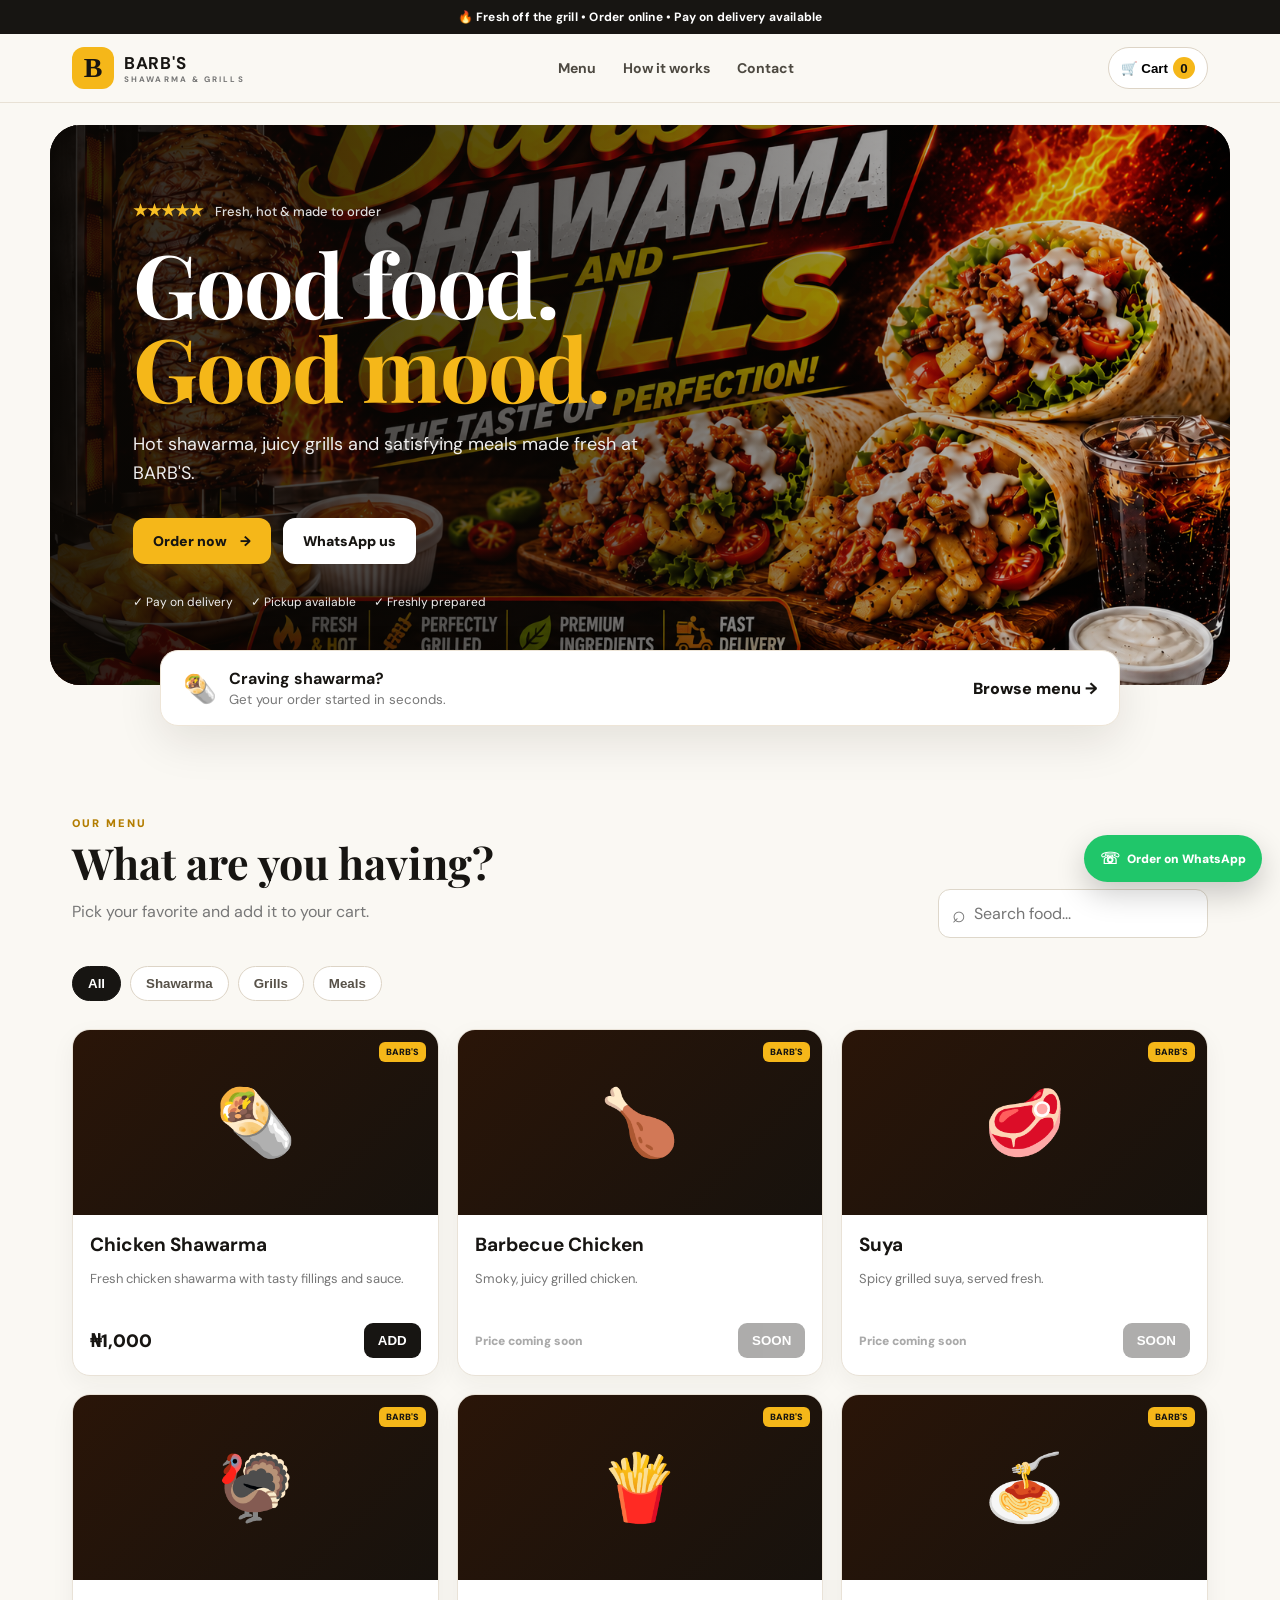
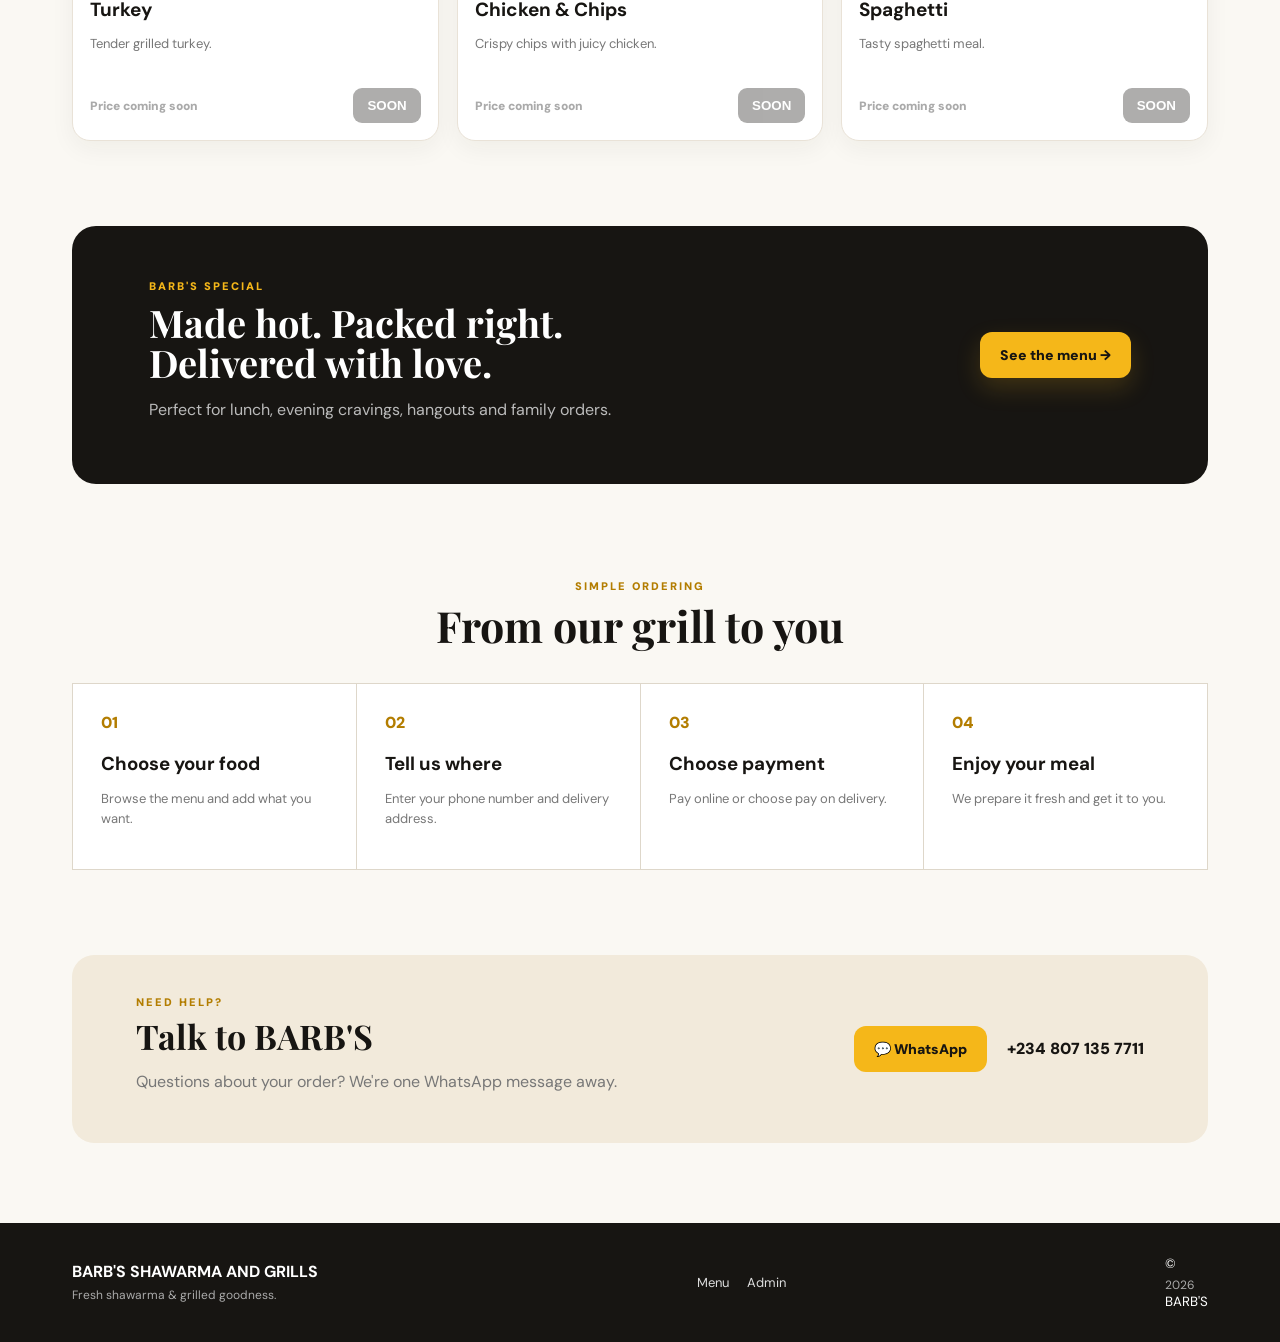
<file: index.html>
<!DOCTYPE html>
<html lang="en">
<head>
<meta charset="UTF-8">
<meta name="viewport" content="width=device-width, initial-scale=1.0">
<title>BARB'S SHAWARMA AND GRILLS | Order Fresh</title>
<meta name="description" content="Order fresh shawarma, suya, barbecue, turkey, chicken and chips, spaghetti and more from BARB'S SHAWARMA AND GRILLS.">
<link rel="preconnect" href="https://fonts.googleapis.com">
<link href="https://fonts.googleapis.com/css2?family=DM+Sans:wght@400;500;600;700;800&family=Playfair+Display:wght@700;800&display=swap" rel="stylesheet">
<link rel="stylesheet" href="styles.css">
</head>
<body>
<div class="announcement">🔥 Fresh off the grill • Order online • Pay on delivery available</div>

<header class="header">
  <div class="header-inner">
    <a class="logo" href="#">
      <span class="logo-mark">B</span>
      <span><strong>BARB'S</strong><small>SHAWARMA & GRILLS</small></span>
    </a>
    <nav>
      <a href="#menu">Menu</a><a href="#how">How it works</a><a href="#contact">Contact</a>
    </nav>
    <button class="cart-pill" onclick="openCart()">🛒 <span>Cart</span><b id="cartCount">0</b></button>
  </div>
</header>

<main>
<section class="hero">
  <div class="hero-bg"></div>
  <div class="hero-content">
    <div class="rating">★★★★★ <span>Fresh, hot & made to order</span></div>
    <h1>Good food.<br><em>Good mood.</em></h1>
    <p>Hot shawarma, juicy grills and satisfying meals made fresh at BARB'S.</p>
    <div class="hero-actions">
      <a class="btn btn-primary" href="#menu">Order now <span>→</span></a>
      <a class="btn btn-light" href="https://wa.me/2348071357711" target="_blank">WhatsApp us</a>
    </div>
    <div class="trust-row"><span>✓ Pay on delivery</span><span>✓ Pickup available</span><span>✓ Freshly prepared</span></div>
  </div>
</section>

<section class="quick-order">
  <div><span class="quick-icon">🌯</span><div><b>Craving shawarma?</b><small>Get your order started in seconds.</small></div></div>
  <a href="#menu">Browse menu <span>→</span></a>
</section>

<section id="menu" class="section">
  <div class="section-title">
    <div><span class="kicker">OUR MENU</span><h2>What are you having?</h2><p>Pick your favorite and add it to your cart.</p></div>
    <div class="search"><span>⌕</span><input id="search" oninput="renderMenu()" placeholder="Search food..."></div>
  </div>
  <div id="tabs" class="tabs"></div>
  <div id="menuGrid" class="menu-grid"></div>
</section>

<section class="promo">
  <div><span class="kicker">BARB'S SPECIAL</span><h2>Made hot. Packed right.<br>Delivered with love.</h2><p>Perfect for lunch, evening cravings, hangouts and family orders.</p></div>
  <a class="btn btn-primary" href="#menu">See the menu →</a>
</section>

<section id="how" class="section how">
  <div class="center-title"><span class="kicker">SIMPLE ORDERING</span><h2>From our grill to you</h2></div>
  <div class="steps">
    <div><span>01</span><h3>Choose your food</h3><p>Browse the menu and add what you want.</p></div>
    <div><span>02</span><h3>Tell us where</h3><p>Enter your phone number and delivery address.</p></div>
    <div><span>03</span><h3>Choose payment</h3><p>Pay online or choose pay on delivery.</p></div>
    <div><span>04</span><h3>Enjoy your meal</h3><p>We prepare it fresh and get it to you.</p></div>
  </div>
</section>

<section id="contact" class="contact">
  <div><span class="kicker">NEED HELP?</span><h2>Talk to BARB'S</h2><p>Questions about your order? We're one WhatsApp message away.</p></div>
  <div class="contact-actions"><a class="btn btn-primary" href="https://wa.me/2348071357711" target="_blank">💬 WhatsApp</a><a class="phone-link" href="tel:+2348071357711">+234 807 135 7711</a></div>
</section>
</main>

<footer><div><b>BARB'S SHAWARMA AND GRILLS</b><span>Fresh shawarma & grilled goodness.</span></div><div class="footer-links"><a href="#menu">Menu</a><a href="admin.html">Admin</a></div><small>© <span id="year"></span> BARB'S</small></footer>

<a class="float-wa" href="https://wa.me/2348071357711" target="_blank">☏<span>Order on WhatsApp</span></a>

<div id="cartModal" class="modal hidden">
 <div class="cart-sheet">
  <div class="sheet-head"><div><span class="kicker">YOUR ORDER</span><h2>Cart</h2></div><button class="close" onclick="closeCart()">×</button></div>
  <div id="cartItems"></div>
  <div class="cart-footer">
    <div class="total-row"><span>Subtotal</span><b id="cartTotal">₦0</b></div>
    <div class="small-note">Delivery fee, if applicable, will be confirmed with your order.</div>
    <form id="checkoutForm">
      <input id="customerName" required placeholder="Full name">
      <input id="customerPhone" required placeholder="Phone number">
      <div class="two"><select id="orderType"><option value="delivery">🛵 Delivery</option><option value="pickup">🏪 Pickup</option></select><select id="paymentMethod"><option value="cod">💵 Pay on delivery</option><option value="online">💳 Pay online</option></select></div>
      <textarea id="address" placeholder="Delivery address"></textarea>
      <button class="btn btn-primary full" type="submit">Place order <span>→</span></button>
    </form>
    <p class="small-note">Your order details will also be sent to BARB'S on WhatsApp.</p>
  </div>
 </div>
</div>
<div id="toast" class="toast"></div>
<script src="app.js"></script>
</body>
</html>
</file>
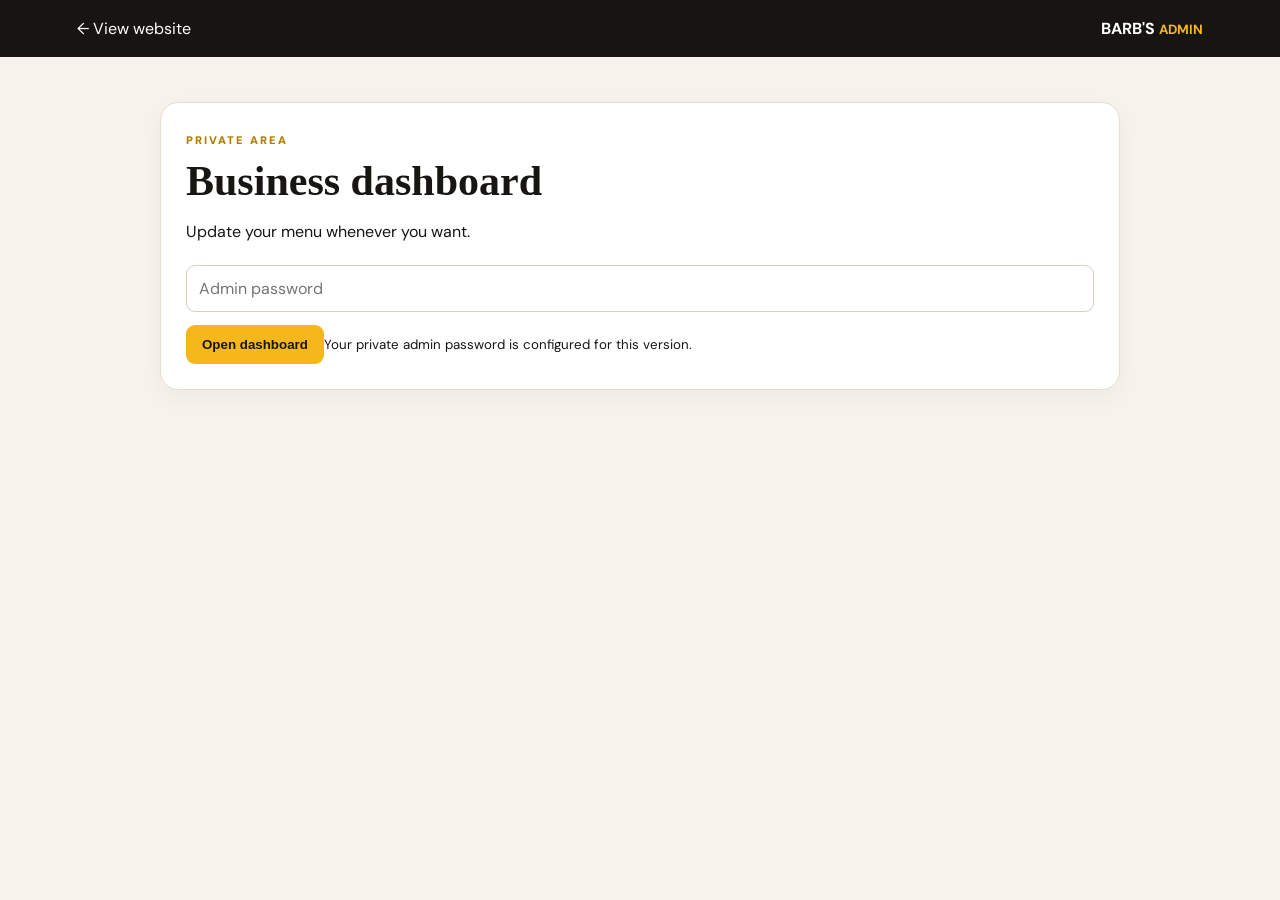
<file: admin_fixed.html>
<!DOCTYPE html>
<html lang="en"><head><meta charset="UTF-8"><meta name="viewport" content="width=device-width,initial-scale=1"><title>BARB'S Admin</title><link href="https://fonts.googleapis.com/css2?family=DM+Sans:wght@400;600;700;800&family=Playfair+Display:wght@700&display=swap" rel="stylesheet"><link rel="stylesheet" href="admin.css"></head>
<body><header><a href="index.html">← View website</a><b>BARB'S <small>ADMIN</small></b></header>
<main><div id="login" class="card"><span class="kicker">PRIVATE AREA</span><h1>Business dashboard</h1><p>Update your menu whenever you want.</p><input id="pw" type="password" placeholder="Admin password"><button onclick="login()">Open dashboard</button><small>Your private admin password is configured for this version.</small></div>
<div id="dash" class="hidden"><div class="top"><div><span class="kicker">CONTROL CENTER</span><h1>BARB'S Admin</h1></div><button onclick="saveAll()">Save changes</button></div>
<section class="card"><h2>Business settings</h2><label>WhatsApp number</label><input id="phone"><label>Paystack public key</label><input id="pk" placeholder="pk_test_..."><p class="note">Do not enter a Paystack secret key here. Live payment verification needs a secure backend.</p></section>
<section class="card"><h2>Menu & prices</h2><div id="editor"></div></section>
<section class="card"><h2>Recent orders</h2><div id="orders"></div></section></div></main>
<script>
let data=JSON.parse(localStorage.getItem("barbsData")||"null"),orders=JSON.parse(localStorage.getItem("barbsOrders")||"[]");const money=n=>"₦"+Number(n||0).toLocaleString("en-NG");
function login(){
  const password=document.getElementById("pw").value;
  if(password!=="Faseyi@12"){alert("Wrong password");return;}
  sessionStorage.setItem("barbs","1");
  showDashboard();
}
function showDashboard(){
  document.getElementById("login").classList.add("hidden");
  document.getElementById("dash").classList.remove("hidden");
  data=data||{phone:"2348071357711",paystackPublicKey:"",menu:[]};
  document.getElementById("phone").value=data.phone;
  document.getElementById("pk").value=data.paystackPublicKey||"";
  render();
}
function render(){editor.innerHTML=data.menu.map((x,i)=>`<div class="row"><b>${x.emoji||"🍽️"} ${x.name}</b><input type="number" value="${x.price||""}" placeholder="Price" onchange="data.menu[${i}].price=Number(this.value)"><input value="${x.desc||""}" onchange="data.menu[${i}].desc=this.value"></div>`).join("");orders.innerHTML=orders.length?orders.slice(0,30).map(o=>`<div class="order"><b>${o.id}</b> <strong>${money(o.total)}</strong><br><small>${o.customer} • ${o.phone} • ${o.type==="delivery"?o.address:"Pickup"} • ${o.payment==="cod"?"Pay on Delivery":"Online"}</small><br><small>${o.items.map(i=>i.name+" × "+i.qty).join(", ")}</small></div>`).join(""):"<p class='note'>No orders yet.</p>"}
function saveAll(){data.phone=phone.value.replace(/\D/g,"");data.paystackPublicKey=pk.value.trim();localStorage.setItem("barbsData",JSON.stringify(data));alert("Saved successfully. Your website menu is updated.")}
if(sessionStorage.getItem("barbs")==="1")showDashboard();
</script></body></html>
</file>
<file: styles.css>
*{box-sizing:border-box}html{scroll-behavior:smooth}body{margin:0;background:#faf8f3;color:#171512;font-family:"DM Sans",Arial,sans-serif}.announcement{background:#171512;color:#fff;text-align:center;padding:9px;font-size:12px;font-weight:700;letter-spacing:.2px}.header{position:sticky;top:0;z-index:30;background:rgba(250,248,243,.94);backdrop-filter:blur(14px);border-bottom:1px solid #e8e1d5}.header-inner{max-width:1180px;margin:auto;padding:13px 22px;display:flex;align-items:center;justify-content:space-between;gap:20px}.logo{display:flex;align-items:center;gap:10px;color:#171512;text-decoration:none}.logo-mark{width:42px;height:42px;border-radius:12px;background:#f5b719;color:#171512;display:grid;place-items:center;font-family:Georgia;font-size:28px;font-weight:900}.logo strong{display:block;font-size:17px;letter-spacing:.7px}.logo small{display:block;font-size:8px;letter-spacing:2.1px;font-weight:800;color:#777}.header nav{display:flex;gap:27px}.header nav a{color:#4d4941;text-decoration:none;font-weight:700;font-size:14px}.cart-pill{border:1px solid #ddd4c6;background:#fff;border-radius:999px;padding:9px 12px;font-weight:800;cursor:pointer}.cart-pill b{display:inline-grid;place-items:center;background:#f5b719;color:#111;width:22px;height:22px;border-radius:50%;margin-left:5px}.hero{max-width:1180px;margin:22px auto 0;min-height:560px;border-radius:30px;overflow:hidden;position:relative;background:#170b05}.hero-bg{position:absolute;inset:0;background:linear-gradient(90deg,rgba(10,7,4,.88) 0%,rgba(10,7,4,.62) 45%,rgba(10,7,4,.12) 100%),url("assets/barbs-poster.png") center/cover}.hero-content{position:relative;color:#fff;padding:75px 7%;max-width:700px}.rating{color:#f8bf24;font-weight:900;margin-bottom:20px}.rating span{color:#ddd;font-weight:500;margin-left:8px;font-size:13px}.hero h1{font-family:"Playfair Display",Georgia,serif;font-size:clamp(54px,7vw,88px);line-height:.95;margin:0 0 22px;letter-spacing:-2px}.hero h1 em{color:#f5b719;font-style:normal}.hero p{font-size:18px;line-height:1.6;color:#eee;max-width:520px}.hero-actions{display:flex;gap:12px;flex-wrap:wrap;margin:30px 0}.btn{display:inline-flex;align-items:center;justify-content:center;gap:13px;border:0;border-radius:12px;padding:14px 20px;font-weight:900;text-decoration:none;cursor:pointer;font-size:14px}.btn-primary{background:#f5b719;color:#171512;box-shadow:0 10px 25px rgba(245,183,25,.18)}.btn-light{background:#fff;color:#171512}.trust-row{display:flex;gap:18px;flex-wrap:wrap;font-size:12px;color:#eee}.quick-order{max-width:960px;margin:-35px auto 0;position:relative;z-index:3;background:#fff;border:1px solid #eee5d7;border-radius:18px;box-shadow:0 15px 45px rgba(30,22,12,.1);padding:17px 22px;display:flex;justify-content:space-between;align-items:center}.quick-order>div{display:flex;gap:12px;align-items:center}.quick-icon{font-size:27px}.quick-order small{display:block;color:#777;margin-top:2px}.quick-order>a{color:#171512;font-weight:900;text-decoration:none}.section{max-width:1180px;margin:auto;padding:85px 22px}.section-title{display:flex;justify-content:space-between;align-items:end;gap:20px}.kicker{font-size:11px;letter-spacing:2px;color:#b37d00;font-weight:900}.section h2,.promo h2,.contact h2{font-family:"Playfair Display",Georgia,serif;font-size:43px;line-height:1.05;margin:8px 0}.section-title p,.contact p,.promo p{color:#777}.search{display:flex;align-items:center;background:#fff;border:1px solid #ded7ca;border-radius:12px;padding:0 13px;width:270px}.search span{font-size:23px;color:#777}.search input{border:0;outline:0;padding:13px 8px;width:100%;background:transparent;font:inherit}.tabs{display:flex;gap:9px;overflow:auto;margin:28px 0}.tab{white-space:nowrap;border:1px solid #ddd4c6;background:#fff;color:#575148;border-radius:999px;padding:9px 15px;font-weight:800;cursor:pointer}.tab.active{background:#171512;color:#fff;border-color:#171512}.menu-grid{display:grid;grid-template-columns:repeat(3,1fr);gap:18px}.menu-card{background:#fff;border:1px solid #e9e2d7;border-radius:18px;overflow:hidden;transition:.2s;box-shadow:0 8px 25px rgba(45,35,20,.05)}.menu-card:hover{transform:translateY(-3px);box-shadow:0 15px 35px rgba(45,35,20,.1)}.menu-img{height:185px;background:linear-gradient(135deg,#2a1508,#17120d);display:grid;place-items:center;font-size:65px;position:relative}.menu-img:after{content:"BARB'S";position:absolute;right:12px;top:12px;background:#f5b719;color:#171512;padding:4px 7px;border-radius:6px;font-size:9px;font-weight:1000}.menu-body{padding:17px}.menu-body h3{margin:0 0 7px;font-size:19px}.menu-body p{color:#777;min-height:39px;font-size:13px;line-height:1.45}.menu-actions{display:flex;justify-content:space-between;align-items:center;margin-top:14px}.price{font-size:18px;font-weight:1000}.price.muted{color:#aaa;font-size:12px}.small-btn{border:0;background:#171512;color:#fff;border-radius:9px;padding:10px 14px;font-weight:900;cursor:pointer}.small-btn:disabled{opacity:.35;cursor:not-allowed}.promo{max-width:1136px;margin:0 auto 20px;padding:48px 6%;border-radius:24px;background:#171512;color:#fff;display:flex;justify-content:space-between;align-items:center;gap:25px}.promo p{color:#bbb}.promo .kicker{color:#f5b719}.promo h2{font-size:38px}.how{padding-top:70px}.center-title{text-align:center}.steps{display:grid;grid-template-columns:repeat(4,1fr);gap:1px;margin-top:35px;background:#ded7ca;border:1px solid #ded7ca}.steps>div{background:#fff;padding:28px}.steps span{color:#b37d00;font-weight:1000}.steps h3{margin:18px 0 8px}.steps p{color:#777;font-size:13px;line-height:1.5}.contact{max-width:1136px;margin:0 auto 80px;padding:35px 5%;border-radius:22px;background:#f2eadb;display:flex;justify-content:space-between;align-items:center;gap:20px}.contact h2{font-size:34px}.contact-actions{display:flex;align-items:center;gap:20px;flex-wrap:wrap}.phone-link{font-weight:900;color:#171512;text-decoration:none}.contact .btn-primary{box-shadow:none}footer{background:#171512;color:#fff;padding:32px max(22px,calc((100% - 1136px)/2));display:flex;align-items:center;justify-content:space-between;gap:25px}footer b{display:block}footer span{display:block;color:#aaa;font-size:12px;margin-top:5px}.footer-links{display:flex;gap:18px}.footer-links a{color:#ddd;text-decoration:none;font-size:13px}.float-wa{position:fixed;right:18px;bottom:18px;z-index:25;background:#20c66a;color:#fff;border-radius:999px;padding:13px 16px;display:flex;gap:7px;align-items:center;text-decoration:none;font-weight:900;box-shadow:0 12px 30px rgba(0,0,0,.2)}.float-wa span{font-size:12px}.modal{position:fixed;inset:0;background:rgba(20,17,12,.55);backdrop-filter:blur(4px);z-index:60;display:flex;justify-content:flex-end}.hidden{display:none}.cart-sheet{height:100%;width:min(560px,100%);background:#faf8f3;padding:25px;overflow:auto;box-shadow:-20px 0 50px rgba(0,0,0,.15)}.sheet-head{display:flex;justify-content:space-between;align-items:start}.sheet-head h2{font-size:38px;margin:5px 0 20px}.close{border:0;background:transparent;font-size:32px;cursor:pointer}.cart-line{display:grid;grid-template-columns:1fr auto auto;gap:12px;align-items:center;padding:15px 0;border-bottom:1px solid #e5ddd0}.cart-line small{display:block;color:#888;margin-top:3px}.qty{display:flex;align-items:center;gap:7px}.qty button{width:29px;height:29px;border:1px solid #d6cebf;background:#fff;border-radius:7px;cursor:pointer}.total-row{display:flex;justify-content:space-between;padding:20px 0;font-size:20px}.total-row b{font-size:24px}.small-note{color:#888;font-size:11px;line-height:1.5;margin-bottom:10px}form{display:grid;gap:10px}input,select,textarea{border:1px solid #d9d0c1;border-radius:10px;background:#fff;padding:13px;font:inherit;outline:none}textarea{min-height:80px}.two{display:grid;grid-template-columns:1fr 1fr;gap:10px}.full{width:100%}.toast{position:fixed;left:50%;bottom:25px;transform:translateX(-50%);background:#171512;color:#fff;padding:13px 18px;border-radius:10px;z-index:100;opacity:0;pointer-events:none;transition:.2s}.toast.show{opacity:1}@media(max-width:850px){.header nav{display:none}.hero{margin:10px 10px 0;min-height:600px}.hero-content{padding:50px 25px}.quick-order{margin:15px 18px 0}.section{padding:65px 18px}.section-title{display:block}.search{width:100%;margin-top:20px}.menu-grid{grid-template-columns:1fr 1fr}.steps{grid-template-columns:1fr 1fr}.promo,.contact{margin-left:18px;margin-right:18px;display:block}.promo .btn,.contact-actions{margin-top:18px}}@media(max-width:560px){.header-inner{padding:11px 14px}.logo-mark{width:38px;height:38px}.logo strong{font-size:14px}.logo small{font-size:7px}.cart-pill span{display:none}.hero h1{font-size:54px}.hero p{font-size:16px}.menu-grid{grid-template-columns:1fr}.menu-img{height:170px}.steps{grid-template-columns:1fr}.float-wa span{display:none}.float-wa{width:50px;height:50px;justify-content:center;padding:0}.two{grid-template-columns:1fr}.quick-order{display:block}.quick-order>a{display:block;margin-top:10px}}
</file>
<file: admin.css>
*{box-sizing:border-box}body{margin:0;background:#f7f3eb;color:#181612;font-family:"DM Sans",Arial,sans-serif}header{padding:18px 6%;display:flex;justify-content:space-between;background:#171512;color:#fff}header a{color:#fff;text-decoration:none}header small{color:#f5b719}main{max-width:1000px;margin:auto;padding:45px 20px}.card{background:#fff;border:1px solid #e5ddd0;border-radius:18px;padding:25px;margin-bottom:18px;box-shadow:0 8px 25px rgba(0,0,0,.04)}.hidden{display:none}.kicker{font-size:11px;letter-spacing:2px;color:#b37d00;font-weight:900}h1{font-family:Georgia,serif;font-size:42px;margin:8px 0}h2{font-family:Georgia,serif}input{width:100%;padding:12px;border:1px solid #d8cfbf;border-radius:9px;margin:7px 0 13px;font:inherit}button{border:0;background:#f5b719;color:#171512;padding:12px 16px;border-radius:9px;font-weight:900;cursor:pointer}.top{display:flex;justify-content:space-between;align-items:end;margin-bottom:20px}.row{display:grid;grid-template-columns:1.2fr 140px 2fr;gap:9px;align-items:center;border-bottom:1px solid #eee5d7;padding:10px 0}.note{color:#888;font-size:12px}.order{padding:13px 0;border-bottom:1px solid #eee5d7}.order strong{float:right}@media(max-width:650px){.row{grid-template-columns:1fr}.top{display:block}.top button{margin-top:10px}}
</file>
